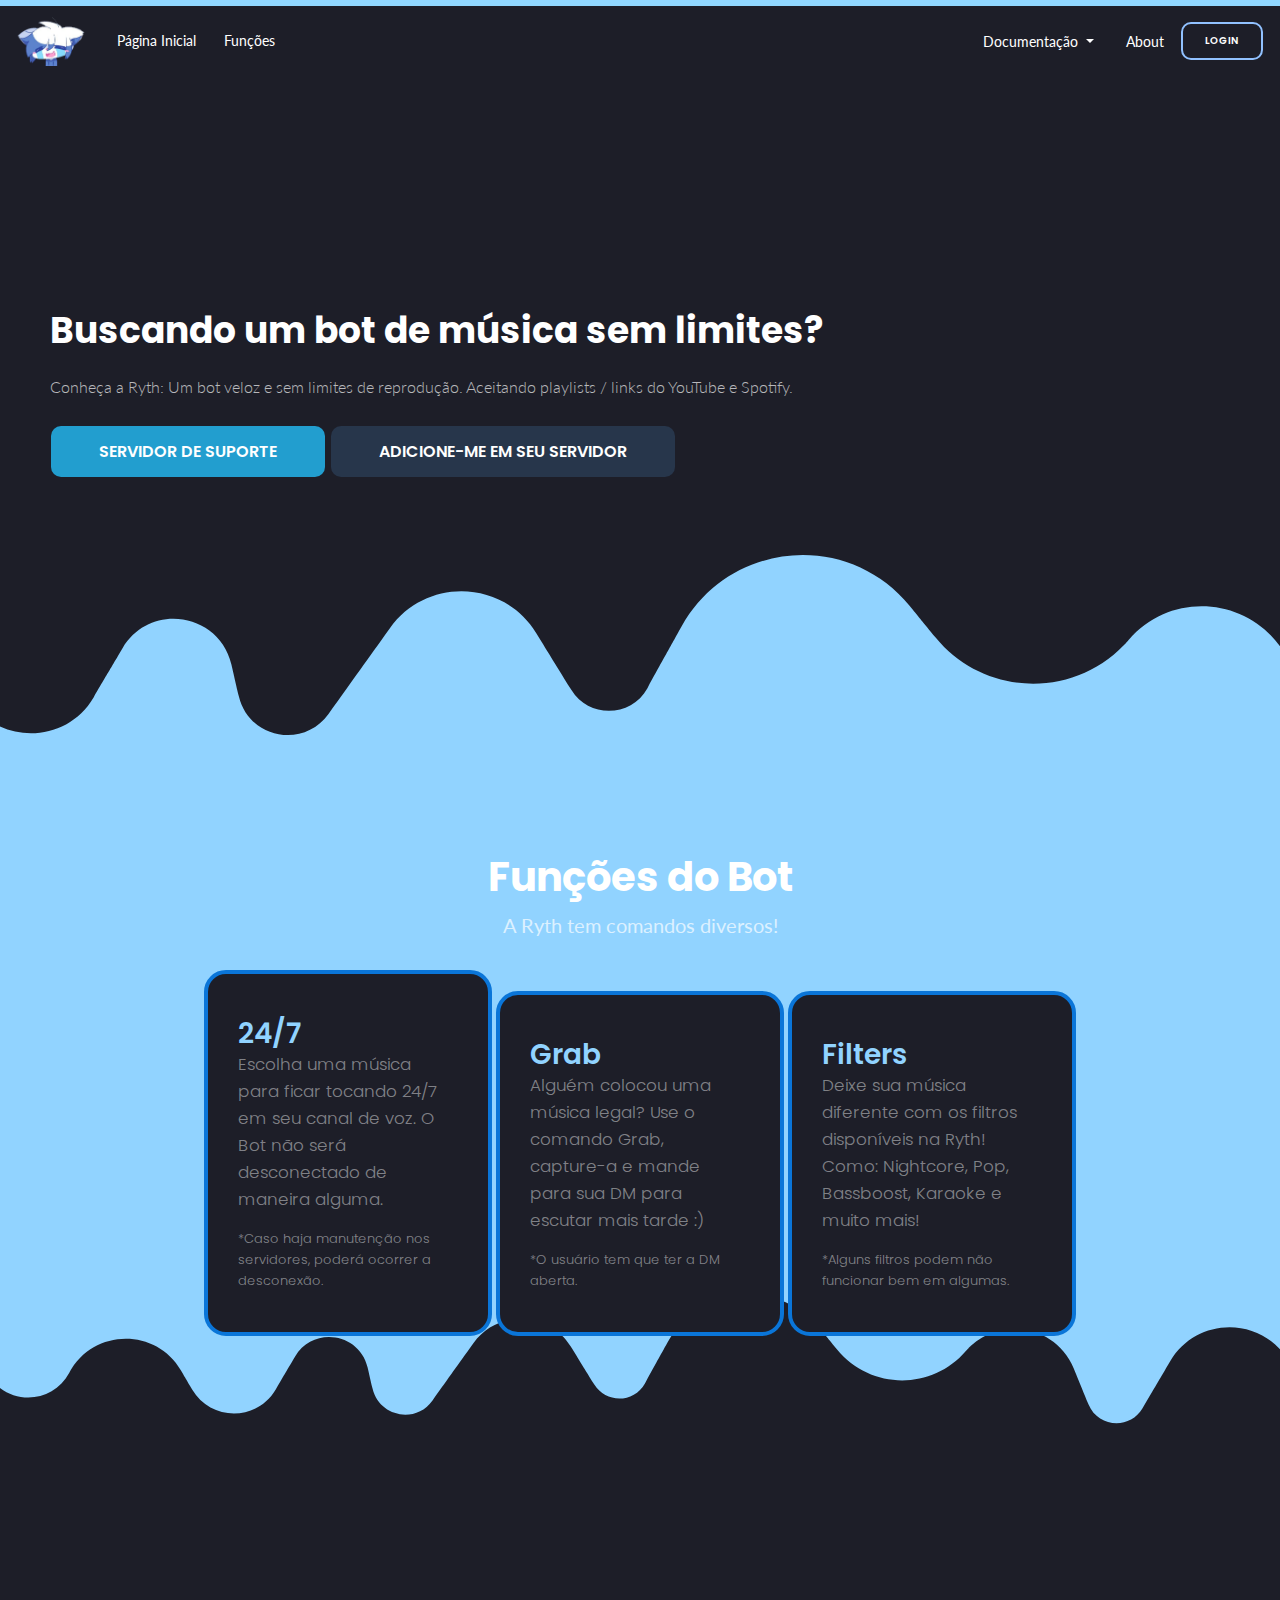
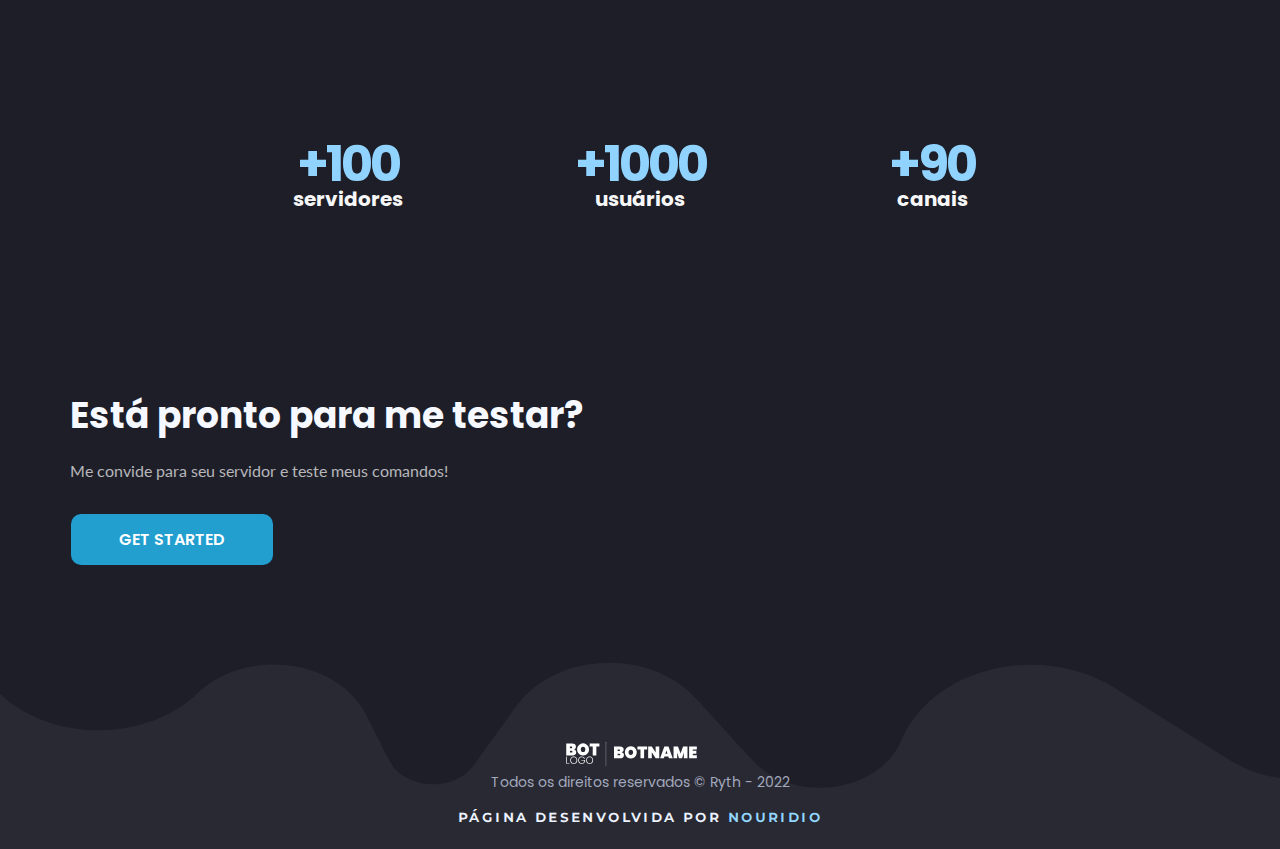
<file: index.html>
<!DOCTYPE html>
<html lang="en">
<head>
    <meta charset="UTF-8">
    <meta name="viewport" content="width=device-width, initial-scale=1, shrink-to-fit=no">
    <link rel="stylesheet" href="css/bootstrap.min.css">
    <link rel="stylesheet" href="css/main.css">
    <link rel="stylesheet" href="css/now-ui-kit.css">
    <link href="https://fonts.googleapis.com/css?family=Poppins:300,400,600,700,800,900&display=swap" rel="stylesheet">
    <link href="https://fonts.googleapis.com/css?family=Montserrat:400,600,700,800,900&display=swap" rel="stylesheet">
    <link href="https://fonts.googleapis.com/css?family=Lato:300,400,600,700,800,900&display=swap" rel="stylesheet">
    <title>Ryth</title>
</head>
<body>
<nav class="navbar navbar-expand-lg bg-transparent">
    <button class="navbar-toggler" type="button" data-toggle="collapse" data-target="#navbarSupportedContent" aria-controls="navbarSupportedContent" aria-expanded="false" aria-label="Toggle navigation">
        <img src="assets/menuIcon.svg" width="20px" height="20px" style="max-width: none !important;">
    </button>
    <img src="assets/picwish.png" width="70" height="50">
    <div class="collapse navbar-collapse" id="navbarSupportedContent" style="margin-left: 20px !important">
        <ul class="navbar-nav mr-auto">
            <li class="nav-item active">
                <a class="nav-link" href="#/">Página Inicial <span class="sr-only">(current)</span></a>
            </li>
            <li class="nav-item">
                <a class="nav-link" href="#features">Funções</a>
            </li>
        </ul>
        <div class="nav-item dropdown">
            <a class="nav-link dropdown-toggle" href="#" id="navbarDropdown" role="button" data-toggle="dropdown" aria-haspopup="true" aria-expanded="false">
                Documentação
            </a>
            <div class="dropdown-menu" aria-labelledby="navbarDropdown">
                <a class="dropdown-item" href="https://rythbot.glitch.me/">Direitos de uso (ToS)</a>
                
                
            </div>
        </div>
        <div class="nav-item">
            <a class="nav-link" href="#">About</a>
        </div>
        <button class="btn login-btn btn-outline-accent my-2 my-sm-0" style="font-size: 10px !important;font-family: poppins !important;">LOGIN</button>
    </div>
</nav>
<div class="heading">
    <h1 class="display-5 title">Buscando um bot de música sem limites?</h1>
    <p class="subtitle">Conheça a Ryth: Um bot veloz e sem limites de reprodução. Aceitando playlists / links do YouTube e Spotify.</p>
    <a class="btn btn-primary btn-lg" href="https://discord.gg/VtR4BPddJY" target="_blank" role="button">Servidor de Suporte</a>
    <a class="btn btn-secondary btn-lg" href="https://discord.com/api/oauth2/authorize?client_id=920133124095098881&permissions=8&scope=applications.commands+bot" target="_blank" role="button">Adicione-me em seu servidor</a>
    <br /><br /><br /><br /><br /><br />
</div>
<div class="features" id="features">
    <div class="title">Funções do Bot</div>
    <div class="subtitle">A Ryth tem comandos diversos!</div>
    <div class="cards">
        <div class="card" style="width: 18rem;">
        <div class="card-body">
            <h5 class="card-title">24/7</h5>
            <p class="card-text">Escolha uma música para ficar tocando 24/7 em seu canal de voz. O Bot não será desconectado de maneira alguma.</p>
            <p class="card-text" style="font-size: small;">*Caso haja manutenção nos servidores, poderá ocorrer a desconexão.</p>
        </div>
    </div>
        <div class="card" style="width: 18rem;">
            <div class="card-body">
                <h5 class="card-title">Grab</h5>
                <p class="card-text">Alguém colocou uma música legal? Use o comando Grab, capture-a e mande para sua DM para escutar mais tarde :)</p>
                <p class="card-text" style="font-size: small;">*O usuário tem que ter a DM aberta.</p>
            </div>
        </div>
        <div class="card" style="width: 18rem;">
            <div class="card-body">
                <h5 class="card-title">Filters</h5>
                <p class="card-text">Deixe sua música diferente com os filtros disponíveis na Ryth! Como: Nightcore, Pop, Bassboost, Karaoke e muito mais!</p>
                <p class="card-text" style="font-size: small;">*Alguns filtros podem não funcionar bem em algumas.</p>
            </div>
        </div>
    </div>
</div>
<div class="statistics">
    <div class="cards">
        <div class="card statistic" style="width: 18rem;">
            <div class="card-body">
                <p class="card-title" style="font-size: 50px !important;line-height: 15px !important;letter-spacing: -0.06em !important;font-weight: bold !important;">+100</h1>
                <p style="font-weight: bold !important;font-size: 20px !important;">servidores</p>
            </div>
        </div>
        <div class="card statistic" style="width: 18rem;">
            <div class="card-body">
                <p class="card-title" style="font-size: 50px !important;line-height: 15px !important;letter-spacing: -0.06em !important;font-weight: bold !important;">+1000</h1>
                <p style="font-weight: bold !important;font-size: 20px !important;">usuários</p>
            </div>
        </div>
        <div class="card statistic" style="width: 18rem;">
            <div class="card-body">
                <p class="card-title" style="font-size: 50px !important;line-height: 15px !important;letter-spacing: -0.06em !important;font-weight: bold !important;">+90</h1>
                <p style="font-weight: bold !important;font-size: 20px !important;">canais</p>
            </div>
        </div>
    </div>
</div>
<div class="page_end">
    <div class="start">
        <div class="card">
            <div class="card-body gs-card">
                <div class="title">Está pronto para me testar?</div>
                <div class="subtitle">Me convide para seu servidor e teste meus comandos!</div>
                <br />
                <a class="btn btn-primary btn-lg" href="#start_link" role="button">Get started</a>
            </div><br />
        </div>
    </div>
    <div class="footer">
        <div class="bot-footer">
            <img src="assets/BotLogoWord.svg" width="150"><br />
            Todos os direitos reservados © Ryth - 2022
        </div><br/>
        <div class="nouridio">página desenvolvida por <a href="https://github.com/Nouridio"> nouridio</a></div>
    </di
</div>
<script src="https://code.jquery.com/jquery-3.3.1.slim.min.js" integrity="sha384-q8i/X+965DzO0rT7abK41JStQIAqVgRVzpbzo5smXKp4YfRvH+8abtTE1Pi6jizo" crossorigin="anonymous"></script>
<script src="https://cdnjs.cloudflare.com/ajax/libs/popper.js/1.14.7/umd/popper.min.js" integrity="sha384-UO2eT0CpHqdSJQ6hJty5KVphtPhzWj9WO1clHTMGa3JDZwrnQq4sF86dIHNDz0W1" crossorigin="anonymous"></script>
<script src="https://stackpath.bootstrapcdn.com/bootstrap/4.3.1/js/bootstrap.min.js" integrity="sha384-JjSmVgyd0p3pXB1rRibZUAYoIIy6OrQ6VrjIEaFf/nJGzIxFDsf4x0xIM+B07jRM" crossorigin="anonymous"></script>
<script src="js/now-ui-kit.min.js"></script>
</body>
</html>
</file>
<file: css/main.css>
body {
    font-family: 'Poppins', sans-serif !important;
    background-color: #1D1E28;
    color: #fff;
    -webkit-font-smoothing: antialiased;
    -moz-osx-font-smoothing: grayscale;
    text-rendering: optimizeLegibility;
    border-top: 6px #91d7ff solid !important;
    font-size: 16px;
}

.nav-link {
     font-size: 14px !important;
     background: transparent !important;
     font-family: Lato, sans-serif !important;
     text-transform: capitalize !important;
 }
 .nav-link:hover {
     background: transparent !important;
     color: #84c9e9 !important;
     font-weight: bold !important;
 }

 .login-btn {
     border: 2px solid #91c1ff !important;
     font-size: 10px !important;
 }
 .login-btn:hover {
     background: #289eff !important;
 }
.navbar {
    box-shadow: none !important
}

.navbar-brand {
    font-size: 25px !important
}

.navbar-toggler-icon {
    color: #fff !important
}

.btn {
    border-radius: 10px !important;
    font-size: 16px !important;
    font-weight: 600 !important;
    text-transform: uppercase !important;
}

.btn-primary {
    background-color: #229ecf!important
}
.btn-secondary {
    background-color: #27364b !important
}
.heading {
    padding: 160px 50px !important;
    color: #fff !important;
    background-image: url("../assets/wavy-purple-by-nouridio.svg") !important;
    background-position: bottom !important;
    background-size: 300% !important;
    background-repeat: no-repeat !important;
}

.title {
    line-height: 90px !important;
    margin-bottom: -2px !important;
    font-size: 36px !important
}

.subtitle {
    color: rgba(255, 255, 255, 0.685) !important;
    font-size: 16px !important;
    font-family: 'Lato', sans-serif;
}


.features {
    text-align: center !important;
    background: #91d3ff !important;
    padding: 60px 50px !important;
    background-image: url("../assets/wavy-dark-by-nouridio.svg") !important;
    background-position: bottom !important;
    background-size: 200% !important;
    background-repeat: no-repeat !important;
}
.features .title {
    font-size: 40px !important;
    color: #ffffff !important;
    line-height: 70px !important;
}

.features .subtitle {
    font-size: 20px !important;
    color: #a2a8bd;
}

.features .card-body {
    text-align: left !important;
}

.features .card-title {
    margin: 0 0 -3px !important;
}
.cards {
    margin-top: 30px !important;
}

.card {
    border-radius: 5px !important;
    box-shadow: none !important;
}

.card-title {
    font-size: 28px !important;
    font-weight: 600 !important;
    color: #91d3ff !important;
}

.statistics {
    text-align: center !important;
    padding-top: 300px !important;
}

.statistics .card-body{
    padding: 0 !important;
    height: 280 !important;
    width: 332 !important;
    max-height: 280 !important;
    max-width: 332 !important;
}

.statistics .title {
    font-size: 40px !important;
    color: #ffffff !important;
    line-height: 70px !important;
}

.statistics .subtitle {
    font-size: 20px !important;
    color: #a2a8bd;
}

.card.statistic {
    background: transparent !important;
    box-shadow: none !important;
    color: #f7f7f7 !important;
}


.page_end {
    background-image: url("../assets/wavy-light-by-nouridio.svg") !important;
    background-position: bottom !important;
    background-size: 200% !important;
    background-repeat: no-repeat !important;
}
.start {
    padding: 60px 50px !important
}

.start .card {
    background: transparent !important;
    color: #f6f9ff !important;
}

.features .card {
    background: #1D1E28;
    border-radius: 22px !important;
    border: 4px solid #0a75d8;
}
.features .card-text {
color: rgba(255, 255, 255, 0.46) !important
}

.features .card-body {
    padding: 40px 40px 40px 30px !important;
}

.navbar-toggler-icon {
    color: #fff !important
}
.footer {
    text-align: center !important;
    padding: 5px 6px !important;
    color: #ecf2ff;
    padding: 30px 30px !important
}

.footer .nouridio {
    font-family: 'Montserrat' !important;
    font-style: normal !important;
    font-weight: 600 !important;
    font-size: 16px !important;
    line-height: 5px !important;
    letter-spacing: 0.15em !important;
    font-variant: small-caps !important;
}

.footer .nouridio a {
    color: #91d7ff !important;
    text-decoration: none !important;
}

.footer .bot-footer {
    text-align: center !important;
    color: #a2a8bd !important
}
</file>
